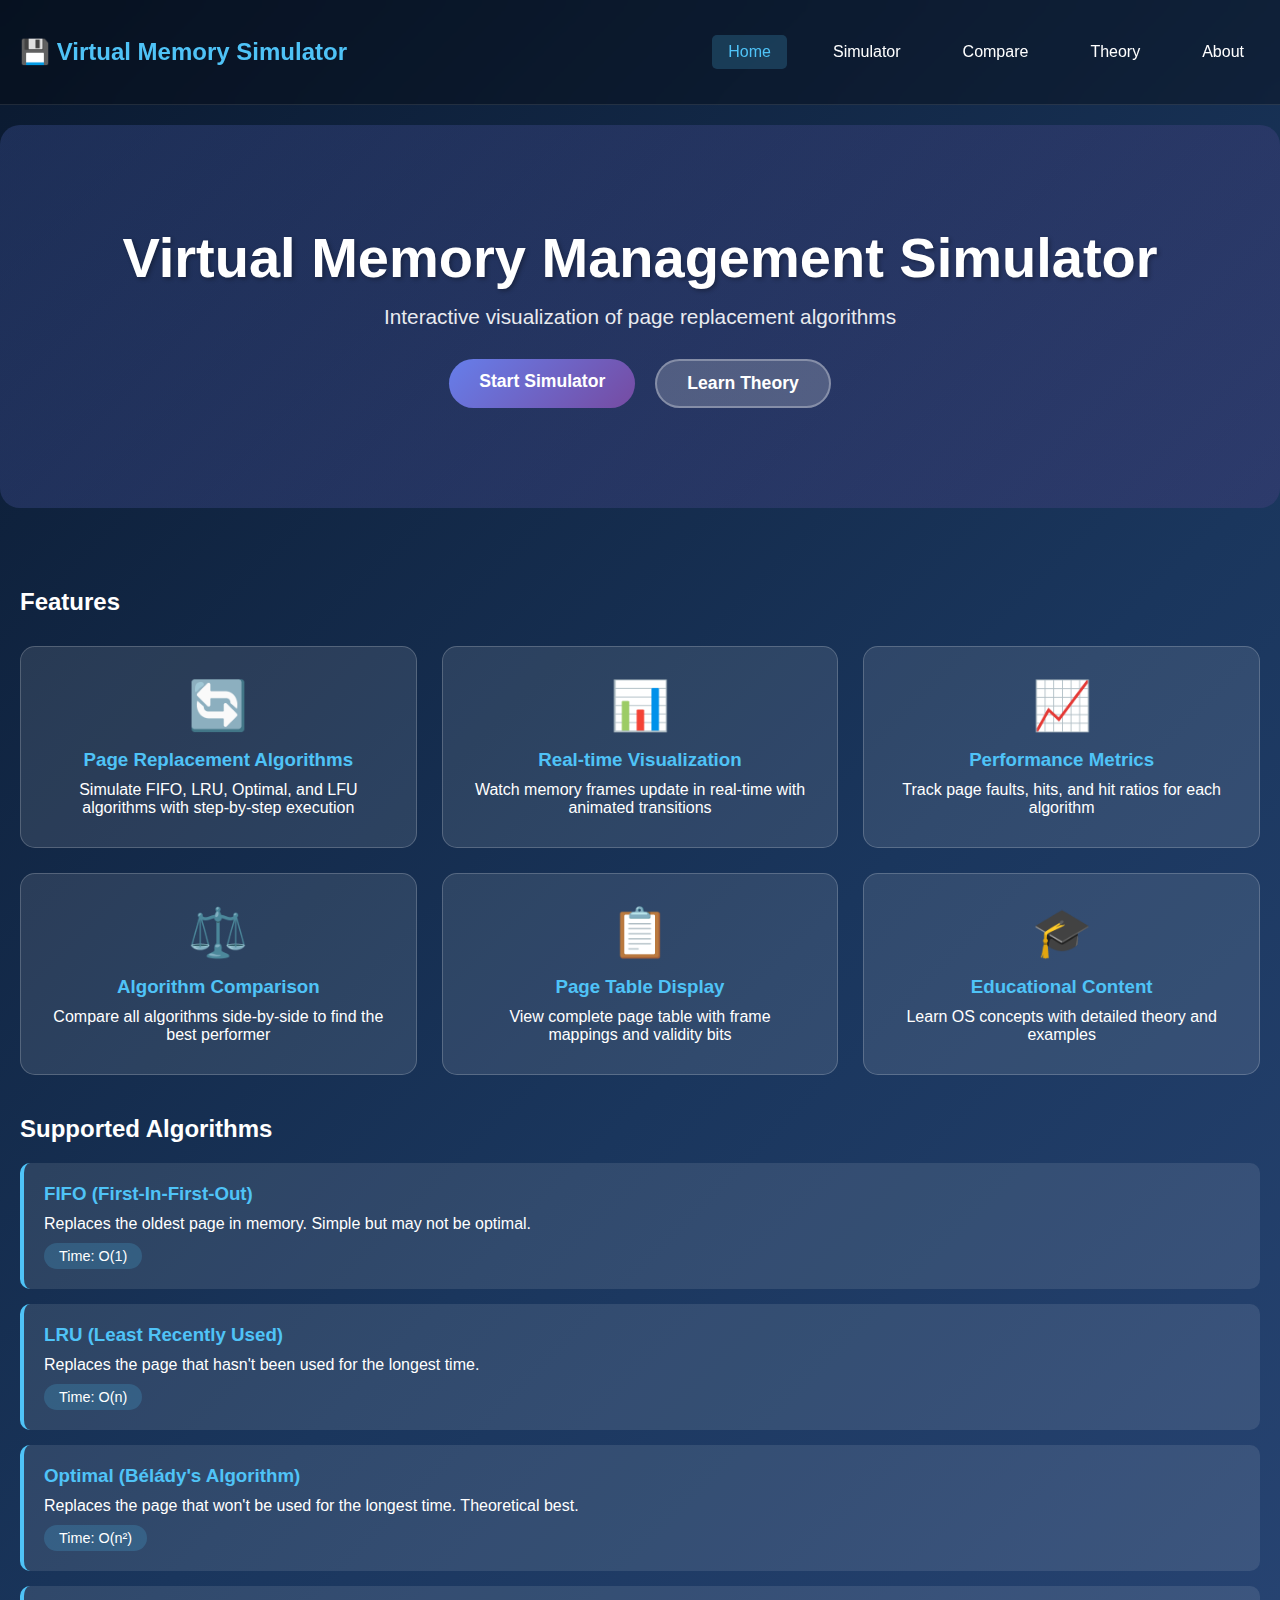
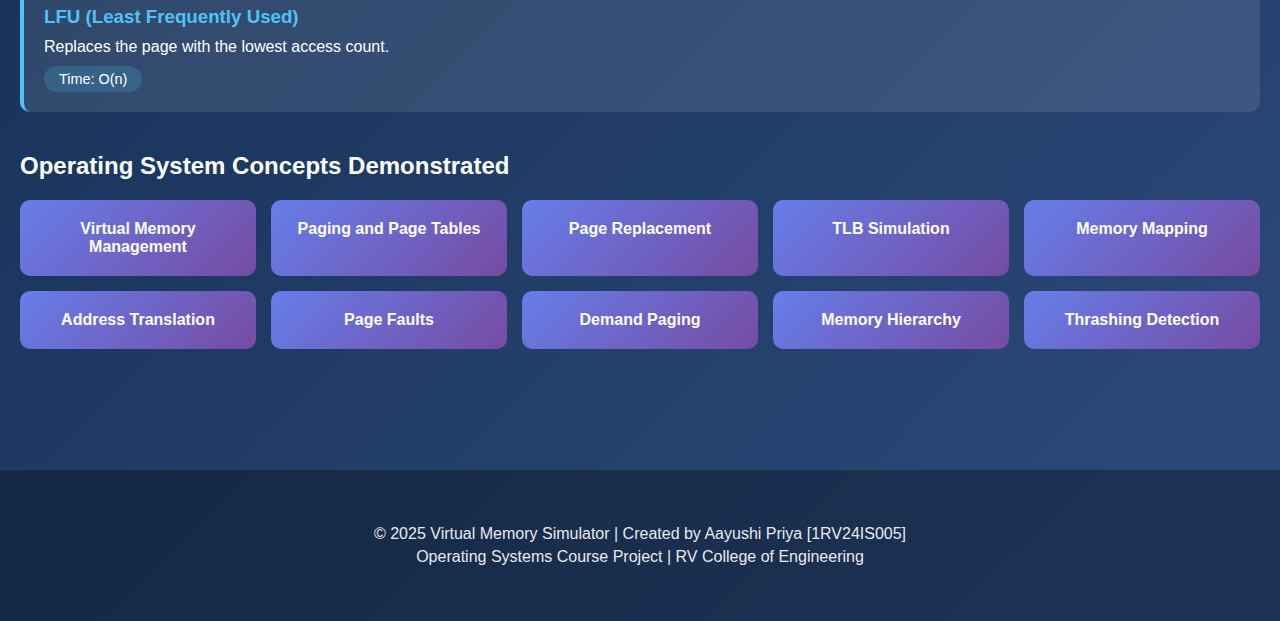
<file: index.html>
<!DOCTYPE html>
<html lang="en">
<head>
    <meta charset="UTF-8">
    <meta name="viewport" content="width=device-width, initial-scale=1.0">
    <title>Virtual Memory Simulator - Home</title>
    <link rel="stylesheet" href="css/styles.css">
</head>
<body>
    <nav class="navbar">
        <div class="container">
            <div class="nav-brand">💾 Virtual Memory Simulator</div>
            <div class="nav-links">
                <a href="index.html" class="active">Home</a>
                <a href="simulator.html">Simulator</a>
                <a href="comparison.html">Compare</a>
                <a href="theory.html">Theory</a>
                <a href="about.html">About</a>
            </div>
        </div>
    </nav>

    <header class="hero">
        <div class="container">
            <h1>Virtual Memory Management Simulator</h1>
            <p class="subtitle">Interactive visualization of page replacement algorithms</p>
            <div class="hero-buttons">
                <a href="simulator.html" class="btn btn-primary">Start Simulator</a>
                <a href="theory.html" class="btn btn-secondary">Learn Theory</a>
            </div>
        </div>
    </header>

    <main class="container">
        <section class="features">
            <h2>Features</h2>
            <div class="feature-grid">
                <div class="feature-card">
                    <div class="feature-icon">🔄</div>
                    <h3>Page Replacement Algorithms</h3>
                    <p>Simulate FIFO, LRU, Optimal, and LFU algorithms with step-by-step execution</p>
                </div>
                <div class="feature-card">
                    <div class="feature-icon">📊</div>
                    <h3>Real-time Visualization</h3>
                    <p>Watch memory frames update in real-time with animated transitions</p>
                </div>
                <div class="feature-card">
                    <div class="feature-icon">📈</div>
                    <h3>Performance Metrics</h3>
                    <p>Track page faults, hits, and hit ratios for each algorithm</p>
                </div>
                <div class="feature-card">
                    <div class="feature-icon">⚖️</div>
                    <h3>Algorithm Comparison</h3>
                    <p>Compare all algorithms side-by-side to find the best performer</p>
                </div>
                <div class="feature-card">
                    <div class="feature-icon">📋</div>
                    <h3>Page Table Display</h3>
                    <p>View complete page table with frame mappings and validity bits</p>
                </div>
                <div class="feature-card">
                    <div class="feature-icon">🎓</div>
                    <h3>Educational Content</h3>
                    <p>Learn OS concepts with detailed theory and examples</p>
                </div>
            </div>
        </section>

        <section class="algorithms">
            <h2>Supported Algorithms</h2>
            <div class="algo-list">
                <div class="algo-item">
                    <h3>FIFO (First-In-First-Out)</h3>
                    <p>Replaces the oldest page in memory. Simple but may not be optimal.</p>
                    <span class="complexity">Time: O(1)</span>
                </div>
                <div class="algo-item">
                    <h3>LRU (Least Recently Used)</h3>
                    <p>Replaces the page that hasn't been used for the longest time.</p>
                    <span class="complexity">Time: O(n)</span>
                </div>
                <div class="algo-item">
                    <h3>Optimal (Bélády's Algorithm)</h3>
                    <p>Replaces the page that won't be used for the longest time. Theoretical best.</p>
                    <span class="complexity">Time: O(n²)</span>
                </div>
                <div class="algo-item">
                    <h3>LFU (Least Frequently Used)</h3>
                    <p>Replaces the page with the lowest access count.</p>
                    <span class="complexity">Time: O(n)</span>
                </div>
            </div>
        </section>

        <section class="os-concepts">
            <h2>Operating System Concepts Demonstrated</h2>
            <div class="concepts-grid">
                <div class="concept-card">Virtual Memory Management</div>
                <div class="concept-card">Paging and Page Tables</div>
                <div class="concept-card">Page Replacement</div>
                <div class="concept-card">TLB Simulation</div>
                <div class="concept-card">Memory Mapping</div>
                <div class="concept-card">Address Translation</div>
                <div class="concept-card">Page Faults</div>
                <div class="concept-card">Demand Paging</div>
                <div class="concept-card">Memory Hierarchy</div>
                <div class="concept-card">Thrashing Detection</div>
            </div>
        </section>
    </main>

    <footer>
        <div class="container">
            <p>&copy; 2025 Virtual Memory Simulator | Created by Aayushi Priya [1RV24IS005]</p>
            <p>Operating Systems Course Project | RV College of Engineering</p>
        </div>
    </footer>
</body>
</html>
</file>
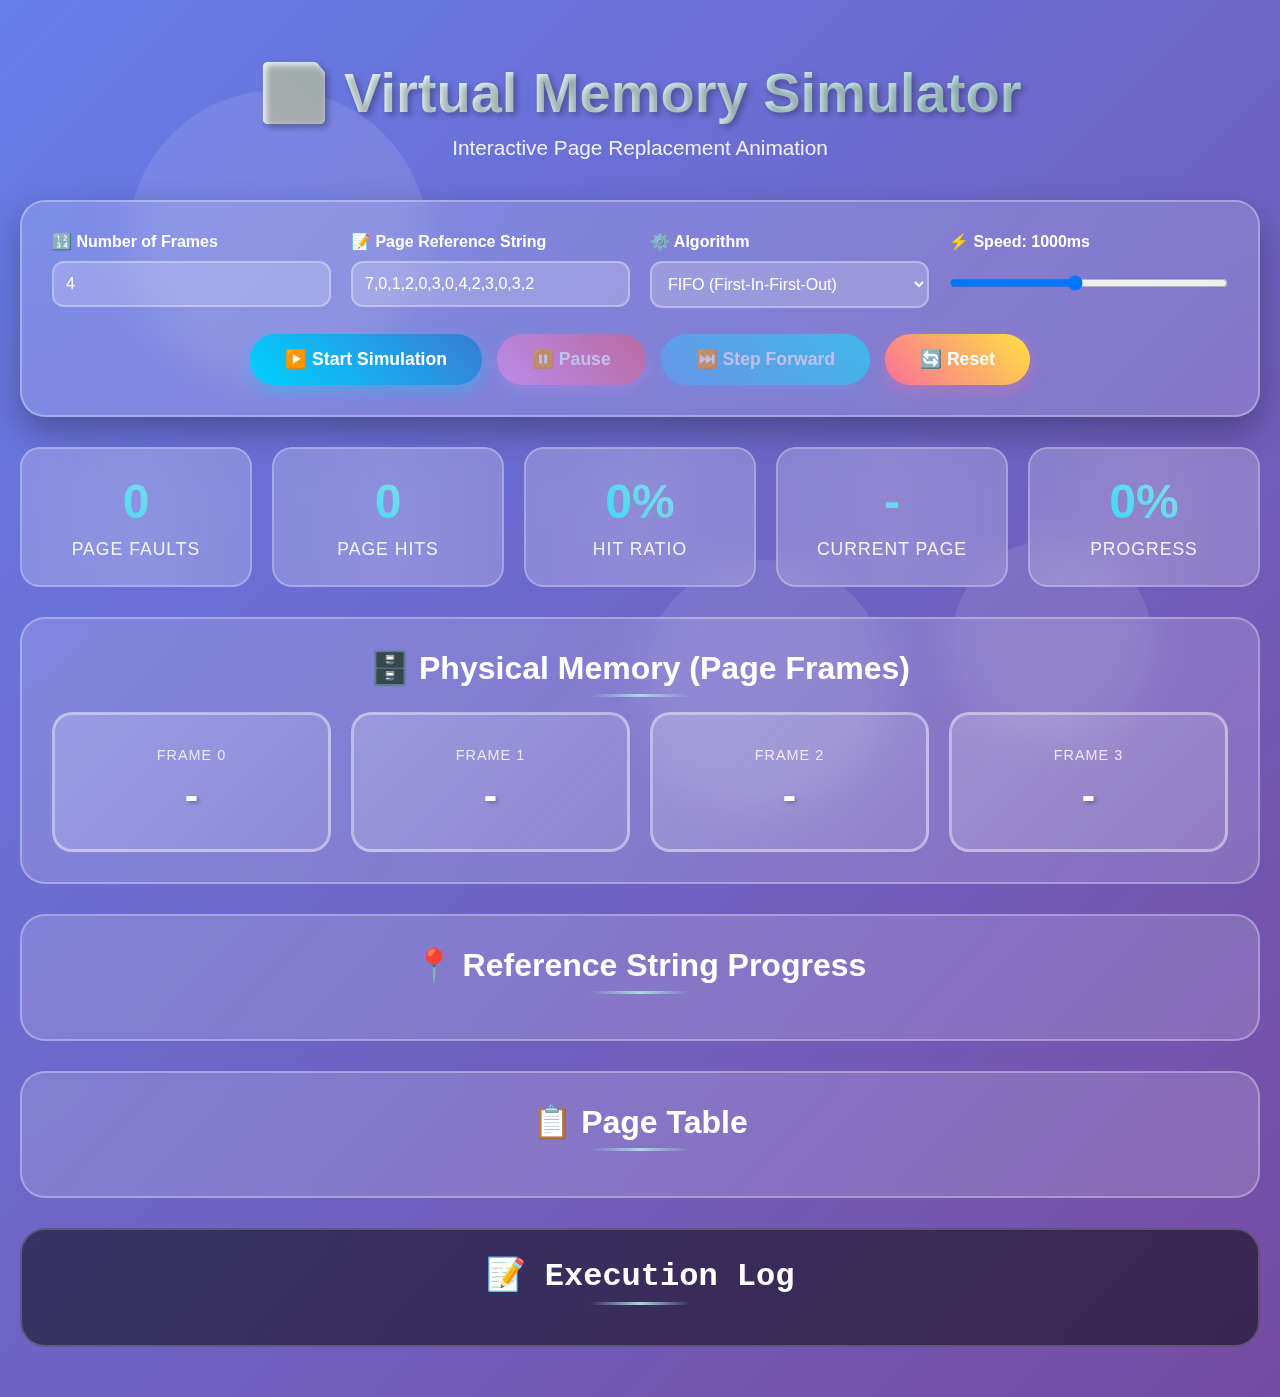
<file: simulator-animated.html>
<!DOCTYPE html>
<html lang="en">
<head>
    <meta charset="UTF-8">
    <meta name="viewport" content="width=device-width, initial-scale=1.0">
    <title>Virtual Memory Simulator - Animated</title>
    <style>
        * {
            margin: 0;
            padding: 0;
            box-sizing: border-box;
        }

        body {
            font-family: 'Segoe UI', Tahoma, Geneva, Verdana, sans-serif;
            background: linear-gradient(135deg, #667eea 0%, #764ba2 100%);
            min-height: 100vh;
            overflow-x: hidden;
            color: white;
        }

        /* Animated Background */
        .animated-bg {
            position: fixed;
            top: 0;
            left: 0;
            width: 100%;
            height: 100%;
            z-index: 0;
            overflow: hidden;
        }

        .floating-shape {
            position: absolute;
            border-radius: 50%;
            background: rgba(255, 255, 255, 0.1);
            animation: float 20s infinite ease-in-out;
        }

        .shape1 {
            width: 300px;
            height: 300px;
            top: 10%;
            left: 10%;
            animation-delay: 0s;
        }

        .shape2 {
            width: 200px;
            height: 200px;
            top: 60%;
            right: 10%;
            animation-delay: 5s;
        }

        .shape3 {
            width: 250px;
            height: 250px;
            bottom: 10%;
            left: 50%;
            animation-delay: 10s;
        }

        @keyframes float {
            0%, 100% {
                transform: translateY(0) translateX(0) scale(1);
            }
            25% {
                transform: translateY(-50px) translateX(30px) scale(1.1);
            }
            50% {
                transform: translateY(-100px) translateX(-30px) scale(0.9);
            }
            75% {
                transform: translateY(-50px) translateX(30px) scale(1.1);
            }
        }

        /* Main Container */
        .main-container {
            position: relative;
            z-index: 1;
            max-width: 1600px;
            margin: 0 auto;
            padding: 20px;
        }

        /* Header with Animation */
        .header {
            text-align: center;
            padding: 40px 20px;
            animation: slideDown 1s ease-out;
        }

        @keyframes slideDown {
            from {
                opacity: 0;
                transform: translateY(-50px);
            }
            to {
                opacity: 1;
                transform: translateY(0);
            }
        }

        .header h1 {
            font-size: 3.5em;
            margin-bottom: 10px;
            text-shadow: 3px 3px 6px rgba(0, 0, 0, 0.3);
            background: linear-gradient(45deg, #fff, #a8dadc);
            -webkit-background-clip: text;
            -webkit-text-fill-color: transparent;
            animation: glow 2s ease-in-out infinite alternate;
        }

        @keyframes glow {
            from {
                filter: drop-shadow(0 0 5px rgba(255, 255, 255, 0.5));
            }
            to {
                filter: drop-shadow(0 0 20px rgba(255, 255, 255, 0.9));
            }
        }

        .subtitle {
            font-size: 1.3em;
            opacity: 0.9;
        }

        /* Control Panel with Glass Effect */
        .control-panel {
            background: rgba(255, 255, 255, 0.15);
            backdrop-filter: blur(20px);
            border-radius: 25px;
            padding: 30px;
            margin-bottom: 30px;
            border: 2px solid rgba(255, 255, 255, 0.3);
            box-shadow: 0 15px 35px rgba(0, 0, 0, 0.3);
            animation: fadeIn 1s ease-out 0.3s both;
        }

        @keyframes fadeIn {
            from {
                opacity: 0;
                transform: scale(0.95);
            }
            to {
                opacity: 1;
                transform: scale(1);
            }
        }

        .controls-grid {
            display: grid;
            grid-template-columns: repeat(auto-fit, minmax(250px, 1fr));
            gap: 20px;
            margin-bottom: 25px;
        }

        .input-group {
            animation: slideInLeft 0.8s ease-out;
        }

        .input-group:nth-child(2) {
            animation-delay: 0.1s;
        }

        .input-group:nth-child(3) {
            animation-delay: 0.2s;
        }

        .input-group:nth-child(4) {
            animation-delay: 0.3s;
        }

        @keyframes slideInLeft {
            from {
                opacity: 0;
                transform: translateX(-30px);
            }
            to {
                opacity: 1;
                transform: translateX(0);
            }
        }

        .input-group label {
            display: block;
            margin-bottom: 10px;
            font-weight: 600;
            font-size: 1em;
        }

        input, select {
            width: 100%;
            padding: 12px;
            border-radius: 12px;
            border: 2px solid rgba(255, 255, 255, 0.3);
            background: rgba(255, 255, 255, 0.2);
            color: white;
            font-size: 1em;
            transition: all 0.3s ease;
        }

        input:focus, select:focus {
            outline: none;
            border-color: #a8dadc;
            background: rgba(255, 255, 255, 0.3);
            transform: scale(1.02);
        }

        input::placeholder {
            color: rgba(255, 255, 255, 0.6);
        }

        select option {
            background: #667eea;
            color: white;
        }

        /* Animated Buttons */
        .button-container {
            display: flex;
            gap: 15px;
            flex-wrap: wrap;
            justify-content: center;
        }

        .btn {
            padding: 15px 35px;
            border-radius: 50px;
            border: none;
            font-size: 1.1em;
            font-weight: bold;
            cursor: pointer;
            transition: all 0.3s ease;
            position: relative;
            overflow: hidden;
        }

        .btn::before {
            content: '';
            position: absolute;
            top: 50%;
            left: 50%;
            width: 0;
            height: 0;
            border-radius: 50%;
            background: rgba(255, 255, 255, 0.3);
            transform: translate(-50%, -50%);
            transition: width 0.6s, height 0.6s;
        }

        .btn:hover::before {
            width: 300px;
            height: 300px;
        }

        .btn span {
            position: relative;
            z-index: 1;
        }

        .btn-primary {
            background: linear-gradient(45deg, #00d2ff, #3a7bd5);
            color: white;
            box-shadow: 0 5px 15px rgba(0, 210, 255, 0.4);
        }

        .btn-primary:hover {
            transform: translateY(-3px);
            box-shadow: 0 8px 25px rgba(0, 210, 255, 0.6);
        }

        .btn-secondary {
            background: linear-gradient(45deg, #f093fb, #f5576c);
            color: white;
            box-shadow: 0 5px 15px rgba(240, 147, 251, 0.4);
        }

        .btn-secondary:hover {
            transform: translateY(-3px);
            box-shadow: 0 8px 25px rgba(240, 147, 251, 0.6);
        }

        .btn-success {
            background: linear-gradient(45deg, #4facfe, #00f2fe);
            color: white;
            box-shadow: 0 5px 15px rgba(79, 172, 254, 0.4);
        }

        .btn-success:hover {
            transform: translateY(-3px);
            box-shadow: 0 8px 25px rgba(79, 172, 254, 0.6);
        }

        .btn-danger {
            background: linear-gradient(45deg, #fa709a, #fee140);
            color: white;
            box-shadow: 0 5px 15px rgba(250, 112, 154, 0.4);
        }

        .btn-danger:hover {
            transform: translateY(-3px);
            box-shadow: 0 8px 25px rgba(250, 112, 154, 0.6);
        }

        .btn:disabled {
            opacity: 0.5;
            cursor: not-allowed;
            transform: none !important;
        }

        /* Memory Display with 3D Effect */
        .memory-section {
            background: rgba(255, 255, 255, 0.15);
            backdrop-filter: blur(20px);
            border-radius: 25px;
            padding: 30px;
            margin-bottom: 30px;
            border: 2px solid rgba(255, 255, 255, 0.3);
            animation: fadeIn 1s ease-out 0.6s both;
        }

        .section-title {
            font-size: 2em;
            margin-bottom: 25px;
            text-align: center;
            position: relative;
        }

        .section-title::after {
            content: '';
            position: absolute;
            bottom: -10px;
            left: 50%;
            transform: translateX(-50%);
            width: 100px;
            height: 3px;
            background: linear-gradient(90deg, transparent, #a8dadc, transparent);
        }

        .memory-grid {
            display: grid;
            grid-template-columns: repeat(auto-fit, minmax(120px, 1fr));
            gap: 20px;
            perspective: 1000px;
        }

        .memory-frame {
            background: linear-gradient(135deg, rgba(255, 255, 255, 0.2), rgba(255, 255, 255, 0.1));
            border: 3px solid rgba(255, 255, 255, 0.4);
            border-radius: 20px;
            padding: 30px 20px;
            text-align: center;
            transition: all 0.5s cubic-bezier(0.68, -0.55, 0.265, 1.55);
            transform-style: preserve-3d;
            cursor: pointer;
            min-height: 140px;
            display: flex;
            flex-direction: column;
            justify-content: center;
            align-items: center;
        }

        .memory-frame:hover {
            transform: rotateY(10deg) scale(1.05);
            box-shadow: 0 15px 40px rgba(0, 0, 0, 0.4);
        }

        .memory-frame.occupied {
            background: linear-gradient(135deg, #11998e, #38ef7d);
            border-color: #38ef7d;
            animation: pulse 2s infinite;
        }

        @keyframes pulse {
            0%, 100% {
                box-shadow: 0 0 20px rgba(56, 239, 125, 0.5);
            }
            50% {
                box-shadow: 0 0 40px rgba(56, 239, 125, 0.8);
            }
        }

        .memory-frame.hit {
            animation: hitFlash 0.8s ease-out;
        }

        @keyframes hitFlash {
            0% {
                transform: scale(1);
                background: linear-gradient(135deg, #11998e, #38ef7d);
            }
            50% {
                transform: scale(1.2) rotate(5deg);
                background: linear-gradient(135deg, #4fc3f7, #00d2ff);
                box-shadow: 0 0 50px rgba(79, 195, 247, 1);
            }
            100% {
                transform: scale(1);
                background: linear-gradient(135deg, #11998e, #38ef7d);
            }
        }

        .memory-frame.fault {
            animation: faultShake 0.8s ease-out;
        }

        @keyframes faultShake {
            0%, 100% {
                transform: translateX(0) scale(1);
            }
            10%, 30%, 50%, 70%, 90% {
                transform: translateX(-10px) scale(1.1);
                background: linear-gradient(135deg, #ff6b6b, #ee5a6f);
                box-shadow: 0 0 50px rgba(255, 107, 107, 1);
            }
            20%, 40%, 60%, 80% {
                transform: translateX(10px) scale(1.1);
            }
        }

        .frame-label {
            font-size: 0.9em;
            opacity: 0.8;
            margin-bottom: 10px;
            letter-spacing: 1px;
        }

        .frame-content {
            font-size: 2.5em;
            font-weight: bold;
            text-shadow: 2px 2px 4px rgba(0, 0, 0, 0.3);
        }

        /* Stats Dashboard */
        .stats-dashboard {
            display: grid;
            grid-template-columns: repeat(auto-fit, minmax(180px, 1fr));
            gap: 20px;
            margin-bottom: 30px;
            animation: fadeIn 1s ease-out 0.9s both;
        }

        .stat-card {
            background: rgba(255, 255, 255, 0.15);
            backdrop-filter: blur(20px);
            border-radius: 20px;
            padding: 25px;
            text-align: center;
            border: 2px solid rgba(255, 255, 255, 0.3);
            transition: all 0.4s ease;
            position: relative;
            overflow: hidden;
        }

        .stat-card::before {
            content: '';
            position: absolute;
            top: -50%;
            left: -50%;
            width: 200%;
            height: 200%;
            background: linear-gradient(45deg, transparent, rgba(255, 255, 255, 0.1), transparent);
            transform: rotate(45deg);
            transition: all 0.6s;
        }

        .stat-card:hover::before {
            left: 100%;
        }

        .stat-card:hover {
            transform: translateY(-10px) scale(1.05);
            box-shadow: 0 15px 40px rgba(0, 0, 0, 0.4);
        }

        .stat-value {
            font-size: 3em;
            font-weight: bold;
            background: linear-gradient(45deg, #00d2ff, #a8dadc);
            -webkit-background-clip: text;
            -webkit-text-fill-color: transparent;
            margin-bottom: 10px;
            animation: countUp 1s ease-out;
        }

        @keyframes countUp {
            from {
                opacity: 0;
                transform: translateY(20px);
            }
            to {
                opacity: 1;
                transform: translateY(0);
            }
        }

        .stat-label {
            font-size: 1.1em;
            opacity: 0.9;
            text-transform: uppercase;
            letter-spacing: 1px;
        }

        /* Page Table with Flip Animation */
        .page-table-section {
            background: rgba(255, 255, 255, 0.15);
            backdrop-filter: blur(20px);
            border-radius: 25px;
            padding: 30px;
            margin-bottom: 30px;
            border: 2px solid rgba(255, 255, 255, 0.3);
            max-height: 500px;
            overflow-y: auto;
        }

        .page-entry {
            background: rgba(255, 255, 255, 0.1);
            padding: 15px;
            border-radius: 15px;
            margin: 10px 0;
            display: grid;
            grid-template-columns: 1fr 1fr 1fr;
            gap: 15px;
            transition: all 0.4s ease;
            animation: slideInRight 0.5s ease-out;
        }

        @keyframes slideInRight {
            from {
                opacity: 0;
                transform: translateX(50px);
            }
            to {
                opacity: 1;
                transform: translateX(0);
            }
        }

        .page-entry:hover {
            background: rgba(255, 255, 255, 0.2);
            transform: translateX(10px);
        }

        .page-entry.valid {
            background: linear-gradient(90deg, rgba(56, 239, 125, 0.3), rgba(17, 153, 142, 0.3));
            border-left: 5px solid #38ef7d;
        }

        /* Execution Log with Typewriter Effect */
        .log-section {
            background: rgba(0, 0, 0, 0.5);
            backdrop-filter: blur(20px);
            border-radius: 25px;
            padding: 25px;
            margin-bottom: 30px;
            border: 2px solid rgba(255, 255, 255, 0.2);
            max-height: 400px;
            overflow-y: auto;
            font-family: 'Courier New', monospace;
        }

        .log-entry {
            padding: 12px;
            margin: 5px 0;
            border-left: 4px solid transparent;
            border-radius: 5px;
            animation: typewriter 0.5s ease-out;
        }

        @keyframes typewriter {
            from {
                opacity: 0;
                max-width: 0;
            }
            to {
                opacity: 1;
                max-width: 100%;
            }
        }

        .log-entry.hit {
            border-left-color: #38ef7d;
            background: rgba(56, 239, 125, 0.2);
            color: #38ef7d;
        }

        .log-entry.fault {
            border-left-color: #ff6b6b;
            background: rgba(255, 107, 107, 0.2);
            color: #ff6b6b;
        }

        .log-entry.info {
            border-left-color: #4fc3f7;
            background: rgba(79, 195, 247, 0.2);
            color: #4fc3f7;
        }

        /* Reference String Progress Bar */
        .progress-bar-container {
            background: rgba(255, 255, 255, 0.15);
            backdrop-filter: blur(20px);
            border-radius: 25px;
            padding: 30px;
            margin-bottom: 30px;
            border: 2px solid rgba(255, 255, 255, 0.3);
        }

        .reference-progress {
            display: flex;
            gap: 8px;
            flex-wrap: wrap;
            justify-content: center;
        }

        .ref-item {
            background: rgba(255, 255, 255, 0.2);
            padding: 15px 20px;
            border-radius: 12px;
            font-weight: bold;
            font-size: 1.2em;
            transition: all 0.4s cubic-bezier(0.68, -0.55, 0.265, 1.55);
            border: 2px solid rgba(255, 255, 255, 0.3);
        }

        .ref-item.current {
            background: linear-gradient(135deg, #4fc3f7, #00d2ff);
            transform: scale(1.3) rotate(5deg);
            box-shadow: 0 10px 30px rgba(79, 195, 247, 0.6);
            animation: bounce 0.6s ease-in-out;
        }

        @keyframes bounce {
            0%, 100% {
                transform: scale(1.3) rotate(5deg) translateY(0);
            }
            50% {
                transform: scale(1.3) rotate(5deg) translateY(-20px);
            }
        }

        .ref-item.completed {
            background: linear-gradient(135deg, #38ef7d, #11998e);
            opacity: 0.7;
            transform: scale(0.9);
        }

        /* Loading Animation */
        .loading-overlay {
            position: fixed;
            top: 0;
            left: 0;
            width: 100%;
            height: 100%;
            background: rgba(102, 126, 234, 0.95);
            display: none;
            justify-content: center;
            align-items: center;
            z-index: 9999;
        }

        .loading-overlay.active {
            display: flex;
        }

        .loader {
            width: 80px;
            height: 80px;
            border: 8px solid rgba(255, 255, 255, 0.3);
            border-top-color: white;
            border-radius: 50%;
            animation: spin 1s linear infinite;
        }

        @keyframes spin {
            to {
                transform: rotate(360deg);
            }
        }

        /* Scrollbar Styling */
        ::-webkit-scrollbar {
            width: 12px;
        }

        ::-webkit-scrollbar-track {
            background: rgba(0, 0, 0, 0.2);
            border-radius: 10px;
        }

        ::-webkit-scrollbar-thumb {
            background: linear-gradient(180deg, #00d2ff, #3a7bd5);
            border-radius: 10px;
        }

        ::-webkit-scrollbar-thumb:hover {
            background: linear-gradient(180deg, #3a7bd5, #00d2ff);
        }

        /* Responsive */
        @media (max-width: 768px) {
            .header h1 {
                font-size: 2.5em;
            }

            .controls-grid {
                grid-template-columns: 1fr;
            }

            .memory-grid {
                grid-template-columns: repeat(auto-fit, minmax(100px, 1fr));
            }

            .button-container {
                flex-direction: column;
            }

            .btn {
                width: 100%;
            }

            .stats-dashboard {
                grid-template-columns: repeat(auto-fit, minmax(150px, 1fr));
            }
        }
    </style>
</head>
<body>
    <!-- Animated Background -->
    <div class="animated-bg">
        <div class="floating-shape shape1"></div>
        <div class="floating-shape shape2"></div>
        <div class="floating-shape shape3"></div>
    </div>

    <!-- Loading Overlay -->
    <div class="loading-overlay" id="loadingOverlay">
        <div class="loader"></div>
    </div>

    <!-- Main Container -->
    <div class="main-container">
        <!-- Header -->
        <div class="header">
            <h1>💾 Virtual Memory Simulator</h1>
            <p class="subtitle">Interactive Page Replacement Animation</p>
        </div>

        <!-- Control Panel -->
        <div class="control-panel">
            <div class="controls-grid">
                <div class="input-group">
                    <label>🔢 Number of Frames</label>
                    <input type="number" id="numFrames" value="4" min="2" max="10">
                </div>
                <div class="input-group">
                    <label>📝 Page Reference String</label>
                    <input type="text" id="referenceString" placeholder="e.g., 7,0,1,2,0,3,0,4" value="7,0,1,2,0,3,0,4,2,3,0,3,2">
                </div>
                <div class="input-group">
                    <label>⚙️ Algorithm</label>
                    <select id="algorithm">
                        <option value="fifo">FIFO (First-In-First-Out)</option>
                        <option value="lru">LRU (Least Recently Used)</option>
                        <option value="optimal">Optimal (Bélády's)</option>
                        <option value="lfu">LFU (Least Frequently Used)</option>
                    </select>
                </div>
                <div class="input-group">
                    <label>⚡ Speed: <span id="speedDisplay">1000ms</span></label>
                    <input type="range" id="speedSlider" min="200" max="2000" value="1000" step="100">
                </div>
            </div>

            <div class="button-container">
                <button class="btn btn-primary" onclick="startSimulation()">
                    <span>▶️ Start Simulation</span>
                </button>
                <button class="btn btn-secondary" id="pauseBtn" onclick="pauseSimulation()" disabled>
                    <span>⏸️ Pause</span>
                </button>
                <button class="btn btn-success" id="stepBtn" onclick="stepForward()" disabled>
                    <span>⏭️ Step Forward</span>
                </button>
                <button class="btn btn-danger" onclick="resetSimulation()">
                    <span>🔄 Reset</span>
                </button>
            </div>
        </div>

        <!-- Stats Dashboard -->
        <div class="stats-dashboard">
            <div class="stat-card">
                <div class="stat-value" id="pageFaults">0</div>
                <div class="stat-label">Page Faults</div>
            </div>
            <div class="stat-card">
                <div class="stat-value" id="pageHits">0</div>
                <div class="stat-label">Page Hits</div>
            </div>
            <div class="stat-card">
                <div class="stat-value" id="hitRatio">0%</div>
                <div class="stat-label">Hit Ratio</div>
            </div>
            <div class="stat-card">
                <div class="stat-value" id="currentPage">-</div>
                <div class="stat-label">Current Page</div>
            </div>
            <div class="stat-card">
                <div class="stat-value" id="progress">0%</div>
                <div class="stat-label">Progress</div>
            </div>
        </div>

        <!-- Memory Frames -->
        <div class="memory-section">
            <h2 class="section-title">🗄️ Physical Memory (Page Frames)</h2>
            <div class="memory-grid" id="memoryGrid"></div>
        </div>

        <!-- Reference String Progress -->
        <div class="progress-bar-container">
            <h2 class="section-title">📍 Reference String Progress</h2>
            <div class="reference-progress" id="referenceProgress"></div>
        </div>

        <!-- Page Table -->
        <div class="page-table-section">
            <h2 class="section-title">📋 Page Table</h2>
            <div id="pageTable"></div>
        </div>

        <!-- Execution Log -->
        <div class="log-section">
            <h2 class="section-title">📝 Execution Log</h2>
            <div id="executionLog"></div>
        </div>
    </div>

    <script>
        // ================================================
        // PAGE REPLACEMENT ALGORITHMS
        // ================================================

        function fifoAlgorithm(referenceString, numFrames) {
            let frames = new Array(numFrames).fill(null);
            let pageFaults = 0;
            let pageHits = 0;
            let queue = [];
            let steps = [];

            referenceString.forEach((page, index) => {
                const frameIndex = frames.indexOf(page);
                
                if (frameIndex !== -1) {
                    pageHits++;
                    steps.push({
                        step: index + 1,
                        page: page,
                        frames: [...frames],
                        type: 'hit',
                        message: `[Step ${index + 1}] Page ${page} found in Frame ${frameIndex} (HIT)`
                    });
                } else {
                    pageFaults++;
                    const emptyFrame = frames.indexOf(null);
                    
                    if (emptyFrame !== -1) {
                        frames[emptyFrame] = page;
                        queue.push(emptyFrame);
                        steps.push({
                            step: index + 1,
                            page: page,
                            frames: [...frames],
                            type: 'fault',
                            message: `[Step ${index + 1}] Page ${page} loaded into Frame ${emptyFrame} (FAULT - Empty frame)`
                        });
                    } else {
                        const replaceFrame = queue.shift();
                        const oldPage = frames[replaceFrame];
                        frames[replaceFrame] = page;
                        queue.push(replaceFrame);
                        steps.push({
                            step: index + 1,
                            page: page,
                            frames: [...frames],
                            type: 'fault',
                            message: `[Step ${index + 1}] Page ${page} replaced Page ${oldPage} in Frame ${replaceFrame} (FAULT - FIFO)`
                        });
                    }
                }
            });

            return { pageFaults, pageHits, steps };
        }

        function lruAlgorithm(referenceString, numFrames) {
            let frames = new Array(numFrames).fill(null);
            let pageFaults = 0;
            let pageHits = 0;
            let timestamps = {};
            let steps = [];

            referenceString.forEach((page, index) => {
                const frameIndex = frames.indexOf(page);
            if (frameIndex !== -1) {
                pageHits++;
                timestamps[page] = index;
                steps.push({
                    step: index + 1,
                    page: page,
                    frames: [...frames],
                    type: 'hit',
                    message: `[Step ${index + 1}] Page ${page} found in Frame ${frameIndex} (HIT)`
                });
            } else {
                pageFaults++;
                timestamps[page] = index;
                const emptyFrame = frames.indexOf(null);
                
                if (emptyFrame !== -1) {
                    frames[emptyFrame] = page;
                    steps.push({
                        step: index + 1,
                        page: page,
                        frames: [...frames],
                        type: 'fault',
                        message: `[Step ${index + 1}] Page ${page} loaded into Frame ${emptyFrame} (FAULT - Empty frame)`
                    });
                } else {
                    let lruPage = frames[0];
                    let lruTime = timestamps[lruPage];
                    
                    for (let i = 1; i < frames.length; i++) {
                        if (timestamps[frames[i]] < lruTime) {
                            lruPage = frames[i];
                            lruTime = timestamps[frames[i]];
                        }
                    }
                    
                    const replaceFrame = frames.indexOf(lruPage);
                    frames[replaceFrame] = page;
                    steps.push({
                        step: index + 1,
                        page: page,
                        frames: [...frames],
                        type: 'fault',
                        message: `[Step ${index + 1}] Page ${page} replaced Page ${lruPage} in Frame ${replaceFrame} (FAULT - LRU)`
                    });
                }
            }
        });

        return { pageFaults, pageHits, steps };
    }

    function optimalAlgorithm(referenceString, numFrames) {
        let frames = new Array(numFrames).fill(null);
        let pageFaults = 0;
        let pageHits = 0;
        let steps = [];

        referenceString.forEach((page, index) => {
            const frameIndex = frames.indexOf(page);
            
            if (frameIndex !== -1) {
                pageHits++;
                steps.push({
                    step: index + 1,
                    page: page,
                    frames: [...frames],
                    type: 'hit',
                    message: `[Step ${index + 1}] Page ${page} found in Frame ${frameIndex} (HIT)`
                });
            } else {
                pageFaults++;
                const emptyFrame = frames.indexOf(null);
                
                if (emptyFrame !== -1) {
                    frames[emptyFrame] = page;
                    steps.push({
                        step: index + 1,
                        page: page,
                        frames: [...frames],
                        type: 'fault',
                        message: `[Step ${index + 1}] Page ${page} loaded into Frame ${emptyFrame} (FAULT - Empty frame)`
                    });
                } else {
                    let farthest = -1;
                    let replaceFrame = 0;
                    
                    for (let i = 0; i < frames.length; i++) {
                        let j;
                        for (j = index + 1; j < referenceString.length; j++) {
                            if (frames[i] === referenceString[j]) {
                                if (j > farthest) {
                                    farthest = j;
                                    replaceFrame = i;
                                }
                                break;
                            }
                        }
                        if (j === referenceString.length) {
                            replaceFrame = i;
                            break;
                        }
                    }
                    
                    const oldPage = frames[replaceFrame];
                    frames[replaceFrame] = page;
                    steps.push({
                        step: index + 1,
                        page: page,
                        frames: [...frames],
                        type: 'fault',
                        message: `[Step ${index + 1}] Page ${page} replaced Page ${oldPage} in Frame ${replaceFrame} (FAULT - Optimal)`
                    });
                }
            }
        });

        return { pageFaults, pageHits, steps };
    }

    function lfuAlgorithm(referenceString, numFrames) {
        let frames = new Array(numFrames).fill(null);
        let pageFaults = 0;
        let pageHits = 0;
        let counts = {};
        let steps = [];

        referenceString.forEach((page, index) => {
            const frameIndex = frames.indexOf(page);
            
            if (frameIndex !== -1) {
                pageHits++;
                counts[page] = (counts[page] || 0) + 1;
                steps.push({
                    step: index + 1,
                    page: page,
                    frames: [...frames],
                    type: 'hit',
                    message: `[Step ${index + 1}] Page ${page} found in Frame ${frameIndex} (HIT, count: ${counts[page]})`
                });
            } else {
                pageFaults++;
                counts[page] = 1;
                const emptyFrame = frames.indexOf(null);
                
                if (emptyFrame !== -1) {
                    frames[emptyFrame] = page;
                    steps.push({
                        step: index + 1,
                        page: page,
                        frames: [...frames],
                        type: 'fault',
                        message: `[Step ${index + 1}] Page ${page} loaded into Frame ${emptyFrame} (FAULT - Empty frame)`
                    });
                } else {
                    let lfuPage = frames[0];
                    let lfuCount = counts[lfuPage];
                    
                    for (let i = 1; i < frames.length; i++) {
                        if (counts[frames[i]] < lfuCount) {
                            lfuPage = frames[i];
                            lfuCount = counts[frames[i]];
                        }
                    }
                    
                    const replaceFrame = frames.indexOf(lfuPage);
                    frames[replaceFrame] = page;
                    steps.push({
                        step: index + 1,
                        page: page,
                        frames: [...frames],
                        type: 'fault',
                        message: `[Step ${index + 1}] Page ${page} replaced Page ${lfuPage} (count: ${lfuCount}) in Frame ${replaceFrame} (FAULT - LFU)`
                    });
                }
            }
        });

        return { pageFaults, pageHits, steps };
    }

    // ================================================
    // SIMULATION LOGIC
    // ================================================

    let state = {
        frames: [],
        referenceString: [],
        currentStep: 0,
        pageFaults: 0,
        pageHits: 0,
        isRunning: false,
        isPaused: false,
        speed: 1000,
        steps: []
    };

    document.addEventListener('DOMContentLoaded', function() {
        initializeSimulator();
        
        document.getElementById('speedSlider').addEventListener('input', function() {
            state.speed = parseInt(this.value);
            document.getElementById('speedDisplay').textContent = this.value + 'ms';
        });
    });

    function initializeSimulator() {
        const numFrames = parseInt(document.getElementById('numFrames').value);
        state.frames = new Array(numFrames).fill(null);
        
        const grid = document.getElementById('memoryGrid');
        grid.innerHTML = '';
        for (let i = 0; i < numFrames; i++) {
            const frame = document.createElement('div');
            frame.className = 'memory-frame';
            frame.id = `frame-${i}`;
            frame.innerHTML = `
                <div class="frame-label">FRAME ${i}</div>
                <div class="frame-content">-</div>
            `;
            grid.appendChild(frame);
        }
    }

    function startSimulation() {
        const refString = document.getElementById('referenceString').value;
        if (!refString.trim()) {
            alert('Please enter a page reference string!');
            return;
        }

        const refs = refString.split(',').map(x => parseInt(x.trim())).filter(x => !isNaN(x));
        if (refs.length === 0) {
            alert('Invalid reference string!');
            return;
        }

        const numFrames = parseInt(document.getElementById('numFrames').value);
        const algorithm = document.getElementById('algorithm').value;
        
        state.referenceString = refs;
        state.currentStep = 0;
        state.pageFaults = 0;
        state.pageHits = 0;
        state.isRunning = true;
        state.isPaused = false;

        const result = getAlgorithmSteps(algorithm, refs, numFrames);
        state.steps = result.steps;

        initializeSimulator();
        document.getElementById('executionLog').innerHTML = '';
        
        document.getElementById('loadingOverlay').classList.add('active');
        setTimeout(() => {
            document.getElementById('loadingOverlay').classList.remove('active');
            runSimulation();
        }, 1000);

        document.getElementById('pauseBtn').disabled = false;
        document.getElementById('stepBtn').disabled = false;
    }

    async function runSimulation() {
        while (state.currentStep < state.steps.length && state.isRunning && !state.isPaused) {
            await executeStep();
            await sleep(state.speed);
        }
    }

    async function executeStep() {
        if (state.currentStep >= state.steps.length) return;

        const step = state.steps[state.currentStep];
        
        if (step.type === 'hit') state.pageHits++;
        else state.pageFaults++;

        updateMemory(step.frames, step.type, step.page);
        updateStats();
        updatePageTable(step.frames);
        updateReferenceProgress(state.currentStep);
        addLog(step.message, step.type);

        state.currentStep++;
    }

    function updateMemory(frames, type, page) {
        frames.forEach((p, index) => {
            const frame = document.getElementById(`frame-${index}`);
            const content = frame.querySelector('.frame-content');
            content.textContent = p !== null ? p : '-';
            
            frame.classList.remove('occupied', 'hit', 'fault');
            if (p !== null) {
                frame.classList.add('occupied');
                if (p === page) {
                    frame.classList.add(type);
                }
            }
        });
    }

    function updateStats() {
        document.getElementById('pageFaults').textContent = state.pageFaults;
        document.getElementById('pageHits').textContent = state.pageHits;
        
        const total = state.pageFaults + state.pageHits;
        const ratio = total > 0 ? ((state.pageHits / total) * 100).toFixed(1) : 0;
        document.getElementById('hitRatio').textContent = ratio + '%';
        
        const currentPage = state.steps[state.currentStep - 1]?.page || '-';
        document.getElementById('currentPage').textContent = currentPage;
        
        const progress = ((state.currentStep / state.steps.length) * 100).toFixed(0);
        document.getElementById('progress').textContent = progress + '%';
    }

    function updatePageTable(frames) {
        const container = document.getElementById('pageTable');
        container.innerHTML = '';
        
        const uniquePages = [...new Set(state.referenceString)].sort((a, b) => a - b);
        
        uniquePages.forEach(page => {
            const frameNum = frames.indexOf(page);
            const isValid = frameNum !== -1;
            
            const entry = document.createElement('div');
            entry.className = `page-entry ${isValid ? 'valid' : ''}`;
            entry.innerHTML = `
                <div><strong>Page ${page}</strong></div>
                <div>Frame: ${isValid ? frameNum : '-'}</div>
                <div>${isValid ? '✅ Valid' : '❌ Invalid'}</div>
            `;
            container.appendChild(entry);
        });
    }

    function updateReferenceProgress(current) {
        const container = document.getElementById('referenceProgress');
        container.innerHTML = '';
        
        state.referenceString.forEach((page, index) => {
            const item = document.createElement('div');
            item.className = 'ref-item';
            item.textContent = page;
            
            if (index === current) item.classList.add('current');
            else if (index < current) item.classList.add('completed');
            
            container.appendChild(item);
        });
    }

    function addLog(message, type) {
        const log = document.getElementById('executionLog');
        const entry = document.createElement('div');
        entry.className = `log-entry ${type}`;
        entry.textContent = message;
        log.insertBefore(entry, log.firstChild);
        
        while (log.children.length > 50) {
            log.removeChild(log.lastChild);
        }
    }

    function pauseSimulation() {
        state.isPaused = !state.isPaused;
        const btn = document.getElementById('pauseBtn');
        btn.querySelector('span').textContent = state.isPaused ? '▶️ Resume' : '⏸️ Pause';
        
        if (!state.isPaused && state.isRunning) {
            runSimulation();
        }
    }

    async function stepForward() {
        if (!state.isRunning) {
            startSimulation();
            state.isPaused = true;
        }
        
        if (state.currentStep < state.steps.length) {
            await executeStep();
        }
    }

    function resetSimulation() {
        state.isRunning = false;
        state.isPaused = false;
        state.currentStep = 0;
        state.pageFaults = 0;
        state.pageHits = 0;
        
        initializeSimulator();
        document.getElementById('executionLog').innerHTML = '';
        document.getElementById('referenceProgress').innerHTML = '';
        document.getElementById('pageTable').innerHTML = '';
        updateStats();
        
        document.getElementById('pauseBtn').disabled = true;
        document.getElementById('stepBtn').disabled = true;
        document.getElementById('pauseBtn').querySelector('span').textContent = '⏸️ Pause';
    }

    function getAlgorithmSteps(algorithm, refs, numFrames) {
        switch(algorithm) {
            case 'fifo': return fifoAlgorithm(refs, numFrames);
            case 'lru': return lruAlgorithm(refs, numFrames);
            case 'optimal': return optimalAlgorithm(refs, numFrames);
            case 'lfu': return lfuAlgorithm(refs, numFrames);
            default: return fifoAlgorithm(refs, numFrames);
        }
    }

    function sleep(ms) {
        return new Promise(resolve => setTimeout(resolve, ms));
    }
</script>
</file>
<file: css/styles.css>
/* ================================================
   VIRTUAL MEMORY SIMULATOR - COMPLETE STYLESHEET
   ================================================ */

/* Global Styles */
* {
    margin: 0;
    padding: 0;
    box-sizing: border-box;
}

body {
    font-family: 'Segoe UI', Tahoma, Geneva, Verdana, sans-serif;
    background: linear-gradient(135deg, #0a192f 0%, #1a365d 50%, #2d4a7c 100%);
    color: #fff;
    min-height: 100vh;
}

.container {
    max-width: 1400px;
    margin: 0 auto;
    padding: 20px;
}

/* Navbar */
.navbar {
    background: rgba(0, 0, 0, 0.3);
    backdrop-filter: blur(10px);
    padding: 15px 0;
    position: sticky;
    top: 0;
    z-index: 1000;
    border-bottom: 1px solid rgba(255, 255, 255, 0.1);
}

.navbar .container {
    display: flex;
    justify-content: space-between;
    align-items: center;
}

.nav-brand {
    font-size: 1.5em;
    font-weight: bold;
    color: #4fc3f7;
}

.nav-links {
    display: flex;
    gap: 30px;
}

.nav-links a {
    color: #fff;
    text-decoration: none;
    font-weight: 500;
    transition: color 0.3s;
    padding: 8px 16px;
    border-radius: 5px;
}

.nav-links a:hover,
.nav-links a.active {
    background: rgba(79, 195, 247, 0.2);
    color: #4fc3f7;
}

/* Hero Section */
.hero {
    text-align: center;
    padding: 80px 20px;
    background: linear-gradient(135deg, rgba(102, 126, 234, 0.2) 0%, rgba(118, 75, 162, 0.2) 100%);
    margin: 20px 0;
    border-radius: 20px;
}

.hero h1 {
    font-size: 3.5em;
    margin-bottom: 15px;
    text-shadow: 2px 2px 4px rgba(0, 0, 0, 0.3);
}

.subtitle {
    font-size: 1.3em;
    opacity: 0.9;
    margin-bottom: 30px;
}

.hero-buttons {
    display: flex;
    gap: 20px;
    justify-content: center;
    margin-top: 30px;
}

/* Buttons */
.btn {
    padding: 12px 30px;
    border-radius: 25px;
    font-size: 1.1em;
    font-weight: bold;
    text-decoration: none;
    border: none;
    cursor: pointer;
    transition: transform 0.2s, box-shadow 0.2s;
    display: inline-block;
}

.btn-primary {
    background: linear-gradient(135deg, #667eea 0%, #764ba2 100%);
    color: white;
}

.btn-secondary {
    background: rgba(255, 255, 255, 0.2);
    color: white;
    border: 2px solid rgba(255, 255, 255, 0.3);
}

.btn-danger {
    background: linear-gradient(135deg, #ff6b6b 0%, #ee5a6f 100%);
    color: white;
}

.btn:hover {
    transform: translateY(-2px);
    box-shadow: 0 5px 20px rgba(0, 0, 0, 0.3);
}

.btn:disabled {
    opacity: 0.5;
    cursor: not-allowed;
    transform: none;
}

/* Panels */
.panel {
    background: rgba(255, 255, 255, 0.1);
    border-radius: 15px;
    padding: 25px;
    margin-bottom: 20px;
    backdrop-filter: blur(10px);
    border: 1px solid rgba(255, 255, 255, 0.2);
}

.panel h2 {
    margin-bottom: 20px;
    color: #4fc3f7;
    font-size: 1.8em;
}

/* Feature Grid */
.features {
    margin: 40px 0;
}

.feature-grid {
    display: grid;
    grid-template-columns: repeat(auto-fit, minmax(300px, 1fr));
    gap: 25px;
    margin-top: 30px;
}

.feature-card {
    background: rgba(255, 255, 255, 0.1);
    padding: 30px;
    border-radius: 15px;
    text-align: center;
    transition: transform 0.3s, box-shadow 0.3s;
    border: 1px solid rgba(255, 255, 255, 0.2);
}

.feature-card:hover {
    transform: translateY(-10px);
    box-shadow: 0 10px 30px rgba(0, 0, 0, 0.3);
    background: rgba(255, 255, 255, 0.15);
}

.feature-icon {
    font-size: 3em;
    margin-bottom: 15px;
}

.feature-card h3 {
    color: #4fc3f7;
    margin-bottom: 10px;
}

/* Algorithms Section */
.algorithms {
    margin: 40px 0;
}

.algo-list {
    display: grid;
    gap: 15px;
    margin-top: 20px;
}

.algo-item {
    background: rgba(255, 255, 255, 0.1);
    padding: 20px;
    border-radius: 10px;
    border-left: 4px solid #4fc3f7;
}

.algo-item h3 {
    color: #4fc3f7;
    margin-bottom: 10px;
}

.complexity {
    display: inline-block;
    background: rgba(79, 195, 247, 0.2);
    padding: 5px 15px;
    border-radius: 15px;
    font-size: 0.9em;
    margin-top: 10px;
}

/* OS Concepts */
.os-concepts {
    margin: 40px 0;
}

.concepts-grid {
    display: grid;
    grid-template-columns: repeat(auto-fill, minmax(200px, 1fr));
    gap: 15px;
    margin-top: 20px;
}

.concept-card {
    background: linear-gradient(135deg, #667eea 0%, #764ba2 100%);
    padding: 20px;
    border-radius: 10px;
    text-align: center;
    font-weight: 600;
    transition: transform 0.3s;
}

.concept-card:hover {
    transform: scale(1.05);
}

/* Simulator Styles */
.simulator-container {
    max-width: 1400px;
    margin: 0 auto;
    padding: 20px;
}

.controls {
    display: grid;
    grid-template-columns: repeat(auto-fit, minmax(200px, 1fr));
    gap: 15px;
    margin-bottom: 20px;
}

.input-group {
    display: flex;
    flex-direction: column;
    gap: 8px;
}

.input-group label {
    font-weight: 600;
    font-size: 0.95em;
}

input, select {
    padding: 10px;
    border-radius: 8px;
    border: none;
    font-size: 1em;
    background: rgba(255, 255, 255, 0.2);
    color: white;
    border: 1px solid rgba(255, 255, 255, 0.3);
}

/* Fix for dropdown text visibility */
select {
    color: #000;
    background: rgba(255, 255, 255, 0.9);
}

select option {
    color: #000;
    background: #fff;
}
input::placeholder {
    color: rgba(255, 255, 255, 0.6);
}

input[type="range"] {
    padding: 0;
    height: 6px;
}

.button-group {
    display: flex;
    gap: 10px;
    flex-wrap: wrap;
    margin-top: 15px;
}

/* Memory Display */
.memory-display {
    display: grid;
    grid-template-columns: repeat(auto-fill, minmax(100px, 1fr));
    gap: 15px;
    margin-top: 15px;
}

.page-frame {
    background: rgba(255, 255, 255, 0.1);
    border: 2px solid rgba(255, 255, 255, 0.3);
    border-radius: 10px;
    padding: 20px 15px;
    text-align: center;
    transition: all 0.3s ease;
    min-height: 100px;
    display: flex;
    flex-direction: column;
    justify-content: center;
    align-items: center;
}

.page-frame.occupied {
    background: linear-gradient(135deg, #11998e 0%, #38ef7d 100%);
    border-color: #38ef7d;
}

.page-frame.hit {
    animation: hitPulse 0.5s ease;
}

.page-frame.fault {
    animation: faultPulse 0.5s ease;
}

@keyframes hitPulse {
    0%, 100% { transform: scale(1); }
    50% { transform: scale(1.15); background: #4fc3f7; }
}

@keyframes faultPulse {
    0%, 100% { transform: scale(1); }
    50% { transform: scale(1.15); background: #ff6b6b; }
}

.frame-label {
    font-size: 0.85em;
    opacity: 0.8;
    margin-bottom: 8px;
}

.frame-content {
    font-size: 1.5em;
    font-weight: bold;
}

/* Stats Grid */
.stats-grid {
    display: grid;
    grid-template-columns: repeat(auto-fit, minmax(150px, 1fr));
    gap: 15px;
    margin-top: 15px;
}

.stat-box {
    background: rgba(255, 255, 255, 0.1);
    padding: 20px;
    border-radius: 10px;
    text-align: center;
    border: 1px solid rgba(255, 255, 255, 0.2);
}

.stat-value {
    font-size: 2.5em;
    font-weight: bold;
    color: #4fc3f7;
}

.stat-label {
    font-size: 0.95em;
    opacity: 0.9;
    margin-top: 5px;
}

/* Page Table */
.page-table {
    display: grid;
    gap: 10px;
    max-height: 400px;
    overflow-y: auto;
}

.page-entry {
    background: rgba(255, 255, 255, 0.1);
    padding: 12px;
    border-radius: 8px;
    display: grid;
    grid-template-columns: 1fr 1fr 1fr;
    gap: 10px;
    font-size: 0.95em;
}

.page-entry.valid {
    background: rgba(56, 239, 125, 0.2);
    border-left: 4px solid #38ef7d;
}

/* Execution Log */
.execution-log {
    background: rgba(0, 0, 0, 0.3);
    padding: 15px;
    border-radius: 8px;
    max-height: 300px;
    overflow-y: auto;
    font-family: 'Courier New', monospace;
    font-size: 0.9em;
}

.log-entry {
    padding: 8px;
    margin: 3px 0;
    border-left: 3px solid transparent;
    border-radius: 3px;
}

.log-entry.hit {
    border-left-color: #38ef7d;
    background: rgba(56, 239, 125, 0.1);
    color: #38ef7d;
}

.log-entry.fault {
    border-left-color: #ff6b6b;
    background: rgba(255, 107, 107, 0.1);
    color: #ff6b6b;
}

/* Main Grid */
.main-grid {
    display: grid;
    grid-template-columns: repeat(auto-fit, minmax(350px, 1fr));
    gap: 20px;
    margin-bottom: 20px;
}

/* Info Box */
.info-box {
    background: rgba(79, 195, 247, 0.15);
    border-left: 4px solid #4fc3f7;
    padding: 15px;
    margin: 15px 0;
    border-radius: 5px;
}

.info-box strong {
    color: #4fc3f7;
}

.info-box ul, .info-box ol {
    margin-left: 25px;
    margin-top: 10px;
    line-height: 1.8;
}

/* Reference Visualization */
.reference-viz {
    display: flex;
    gap: 5px;
    flex-wrap: wrap;
    margin-top: 15px;
}

.ref-item {
    background: rgba(255, 255, 255, 0.2);
    padding: 10px 15px;
    border-radius: 5px;
    font-weight: bold;
    transition: all 0.3s;
}

.ref-item.current {
    background: #4fc3f7;
    transform: scale(1.2);
}

.ref-item.completed {
    background: rgba(56, 239, 125, 0.3);
}

/* Comparison Styles */
.comparison-table table {
    width: 100%;
    border-collapse: collapse;
    margin-top: 15px;
}

.comparison-table th,
.comparison-table td {
    padding: 15px;
    text-align: left;
    border-bottom: 1px solid rgba(255, 255, 255, 0.1);
}

.comparison-table th {
    background: rgba(79, 195, 247, 0.2);
    color: #4fc3f7;
    font-weight: bold;
}

.comparison-table tr:hover {
    background: rgba(255, 255, 255, 0.05);
}

.bar-chart {
    margin-top: 20px;
}

.bar-container {
    display: grid;
    grid-template-columns: 100px 1fr 80px;
    gap: 15px;
    align-items: center;
    margin: 15px 0;
}

.bar-label {
    font-weight: bold;
}

.bar-wrapper {
    background: rgba(255, 255, 255, 0.1);
    border-radius: 10px;
    overflow: hidden;
}

.bar-fill {
    background: linear-gradient(90deg, #667eea 0%, #764ba2 100%);
    padding: 12px;
    border-radius: 10px;
    text-align: center;
    font-weight: bold;
    transition: width 0.5s ease;
}

.bar-value {
    text-align: right;
    font-weight: bold;
    color: #4fc3f7;
}

.winner-box {
    background: linear-gradient(135deg, #f093fb 0%, #f5576c 100%);
    padding: 30px;
    border-radius: 15px;
    text-align: center;
}

.winner-box h3 {
    font-size: 2em;
    margin-bottom: 15px;
}

.winner-desc {
    opacity: 0.95;
    font-size: 1.1em;
}

/* Theory Page */
.theory-page {
    max-width: 900px;
    margin: 0 auto;
}

.theory-section {
    margin: 40px 0;
}

.theory-section h2 {
    color: #4fc3f7;
    margin-bottom: 20px;
    font-size: 2em;
}

.theory-box {
    background: rgba(255, 255, 255, 0.1);
    padding: 20px;
    border-radius: 10px;
    margin: 20px 0;
}

.theory-box h3 {
    color: #4fc3f7;
    margin-bottom: 15px;
}

.theory-box ul, .theory-box ol {
    margin-left: 25px;
    line-height: 1.8;
}

.theory-diagram {
    background: rgba(0, 0, 0, 0.3);
    padding: 20px;
    border-radius: 10px;
    overflow-x: auto;
    margin: 20px 0;
}

.theory-diagram pre {
    color: #4fc3f7;
    font-size: 0.9em;
    line-height: 1.6;
}

.theory-table table {
    width: 100%;
    border-collapse: collapse;
    margin: 20px 0;
}

.theory-table th,
.theory-table td {
    padding: 12px;
    border: 1px solid rgba(255, 255, 255, 0.2);
}

.theory-table th {
    background: rgba(79, 195, 247, 0.2);
    color: #4fc3f7;
}

.algo-theory {
    background: rgba(255, 255, 255, 0.1);
    padding: 20px;
    border-radius: 10px;
    margin: 20px 0;
    border-left: 4px solid #4fc3f7;
}

.algo-theory h3 {
    color: #4fc3f7;
    margin-bottom: 15px;
}

.algo-theory p {
    margin: 8px 0;
    line-height: 1.6;
}

.formula-box {
    background: rgba(102, 126, 234, 0.2);
    padding: 20px;
    border-radius: 10px;
    margin: 20px 0;
    text-align: center;
}

.formula-box h3 {
    color: #4fc3f7;
    margin-bottom: 10px;
}

.formula-box p {
    font-family: 'Courier New', monospace;
    font-size: 1.1em;
    margin: 10px 0;
}

.formula-desc {
    font-family: 'Segoe UI', sans-serif !important;
    font-size: 0.95em !important;
    opacity: 0.9;
}

/* About Page */
.about-page {
    max-width: 1000px;
    margin: 0 auto;
}

.about-section {
    margin: 40px 0;
}

.about-section h2 {
    color: #4fc3f7;
    margin-bottom: 20px;
    font-size: 2em;
}

.concepts-list {
    display: grid;
    gap: 15px;
    margin-top: 20px;
}

.concept-item {
    background: rgba(255, 255, 255, 0.1);
    padding: 20px;
    border-radius: 10px;
    border-left: 4px solid #4fc3f7;
}

.concept-item h3 {
    color: #4fc3f7;
    margin-bottom: 10px;
}

.tech-grid {
    display: grid;
    grid-template-columns: repeat(auto-fit, minmax(200px, 1fr));
    gap: 20px;
    margin-top: 20px;
}

.tech-item {
    background: rgba(255, 255, 255, 0.1);
    padding: 25px;
    border-radius: 10px;
    text-align: center;
}

.tech-icon {
    font-size: 2.5em;
    margin-bottom: 10px;
}

.tech-item h3 {
    color: #4fc3f7;
    margin-bottom: 10px;
}

.stats-showcase {
    display: grid;
    grid-template-columns: repeat(auto-fit, minmax(150px, 1fr));
    gap: 20px;
    margin-top: 20px;
}

.stat-card {
    background: linear-gradient(135deg, #667eea 0%, #764ba2 100%);
    padding: 30px;
    border-radius: 15px;
    text-align: center;
}

.stat-number {
    font-size: 3em;
    font-weight: bold;
}

.stat-text {
    font-size: 1.1em;
    opacity: 0.9;
    margin-top: 5px;
}

.project-info {
    background: rgba(255, 255, 255, 0.1);
    padding: 25px;
    border-radius: 10px;
    margin-top: 20px;
}

.info-row {
    display: grid;
    grid-template-columns: 200px 1fr;
    padding: 12px 0;
    border-bottom: 1px solid rgba(255, 255, 255, 0.1);
}

.info-row:last-child {
    border-bottom: none;
}

.info-label {
    font-weight: bold;
    color: #4fc3f7;
}

.github-section {
    display: flex;
    gap: 15px;
    margin-top: 20px;
}

.outcomes-list {
    display: grid;
    gap: 15px;
    margin-top: 20px;
}

.outcome-item {
    background: rgba(255, 255, 255, 0.1);
    padding: 15px;
    border-radius: 8px;
    display: flex;
    align-items: center;
    gap: 15px;
}

.outcome-icon {
    font-size: 1.5em;
}

/* Footer */
footer {
    background: rgba(0, 0, 0, 0.3);
    padding: 30px 20px;
    margin-top: 60px;
    text-align: center;
    border-top: 1px solid rgba(255, 255, 255, 0.1);
}

footer p {
    margin: 5px 0;
    opacity: 0.9;
}

/* Responsive Design */
@media (max-width: 768px) {
    .hero h1 {
        font-size: 2.5em;
    }

    .nav-links {
        flex-wrap: wrap;
        gap: 10px;
        justify-content: center;
    }

    .controls {
        grid-template-columns: 1fr;
    }

    .main-grid {
        grid-template-columns: 1fr;
    }

    .memory-display {
        grid-template-columns: repeat(auto-fill, minmax(80px, 1fr));
    }

    .hero-buttons {
        flex-direction: column;
    }

    .button-group {
        flex-direction: column;
    }

    .bar-container {
        grid-template-columns: 1fr;
        gap: 10px;
    }

    .comparison-table {
        overflow-x: auto;
    }

    .github-section {
        flex-direction: column;
    }

    .info-row {
        grid-template-columns: 1fr;
        gap: 5px;
    }
}

/* Scrollbar Styling */
::-webkit-scrollbar {
    width: 10px;
}

::-webkit-scrollbar-track {
    background: rgba(0, 0, 0, 0.2);
}

::-webkit-scrollbar-thumb {
    background: rgba(79, 195, 247, 0.5);
    border-radius: 5px;
}

::-webkit-scrollbar-thumb:hover {
    background: rgba(79, 195, 247, 0.8);
}

/* Additional Utility Classes */
.full-width {
    grid-column: 1 / -1;
}

.text-center {
    text-align: center;
}

.mt-20 {
    margin-top: 20px;
}

.mb-20 {
    margin-bottom: 20px;
}
</file>
